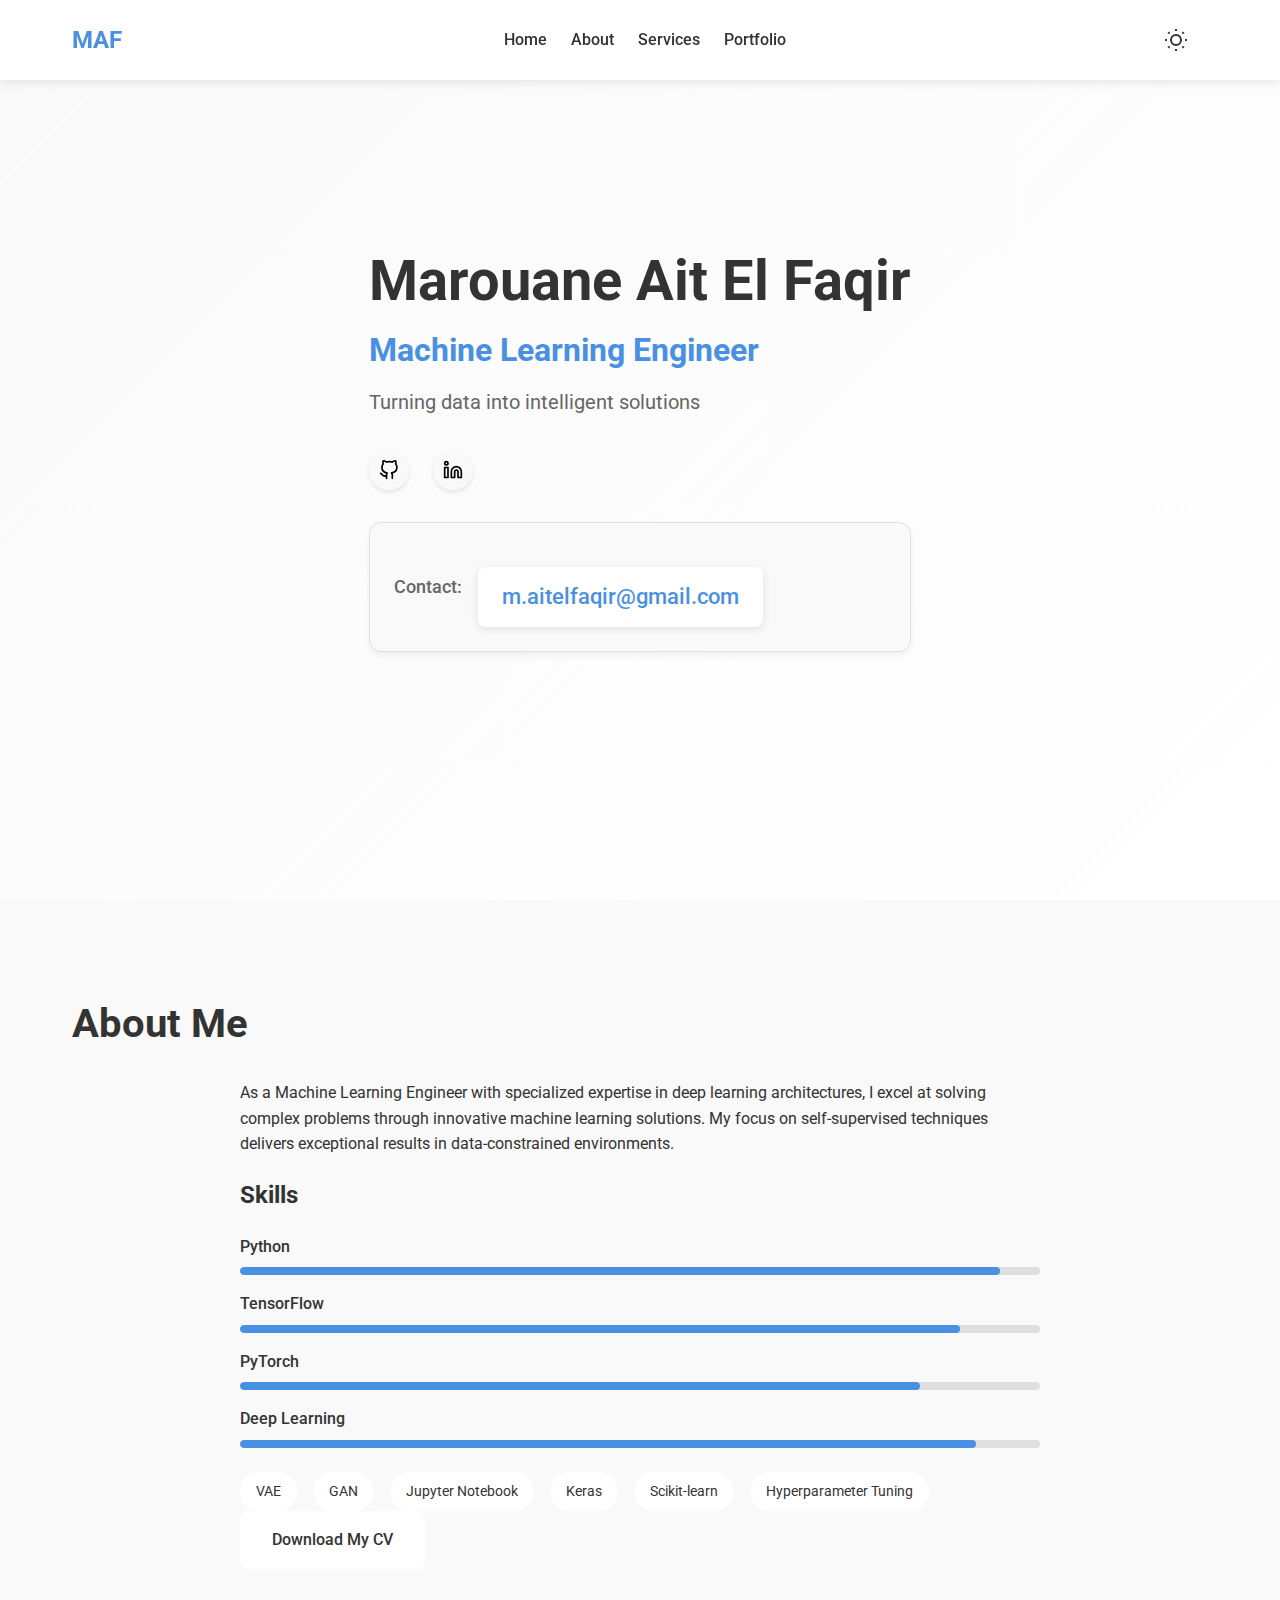
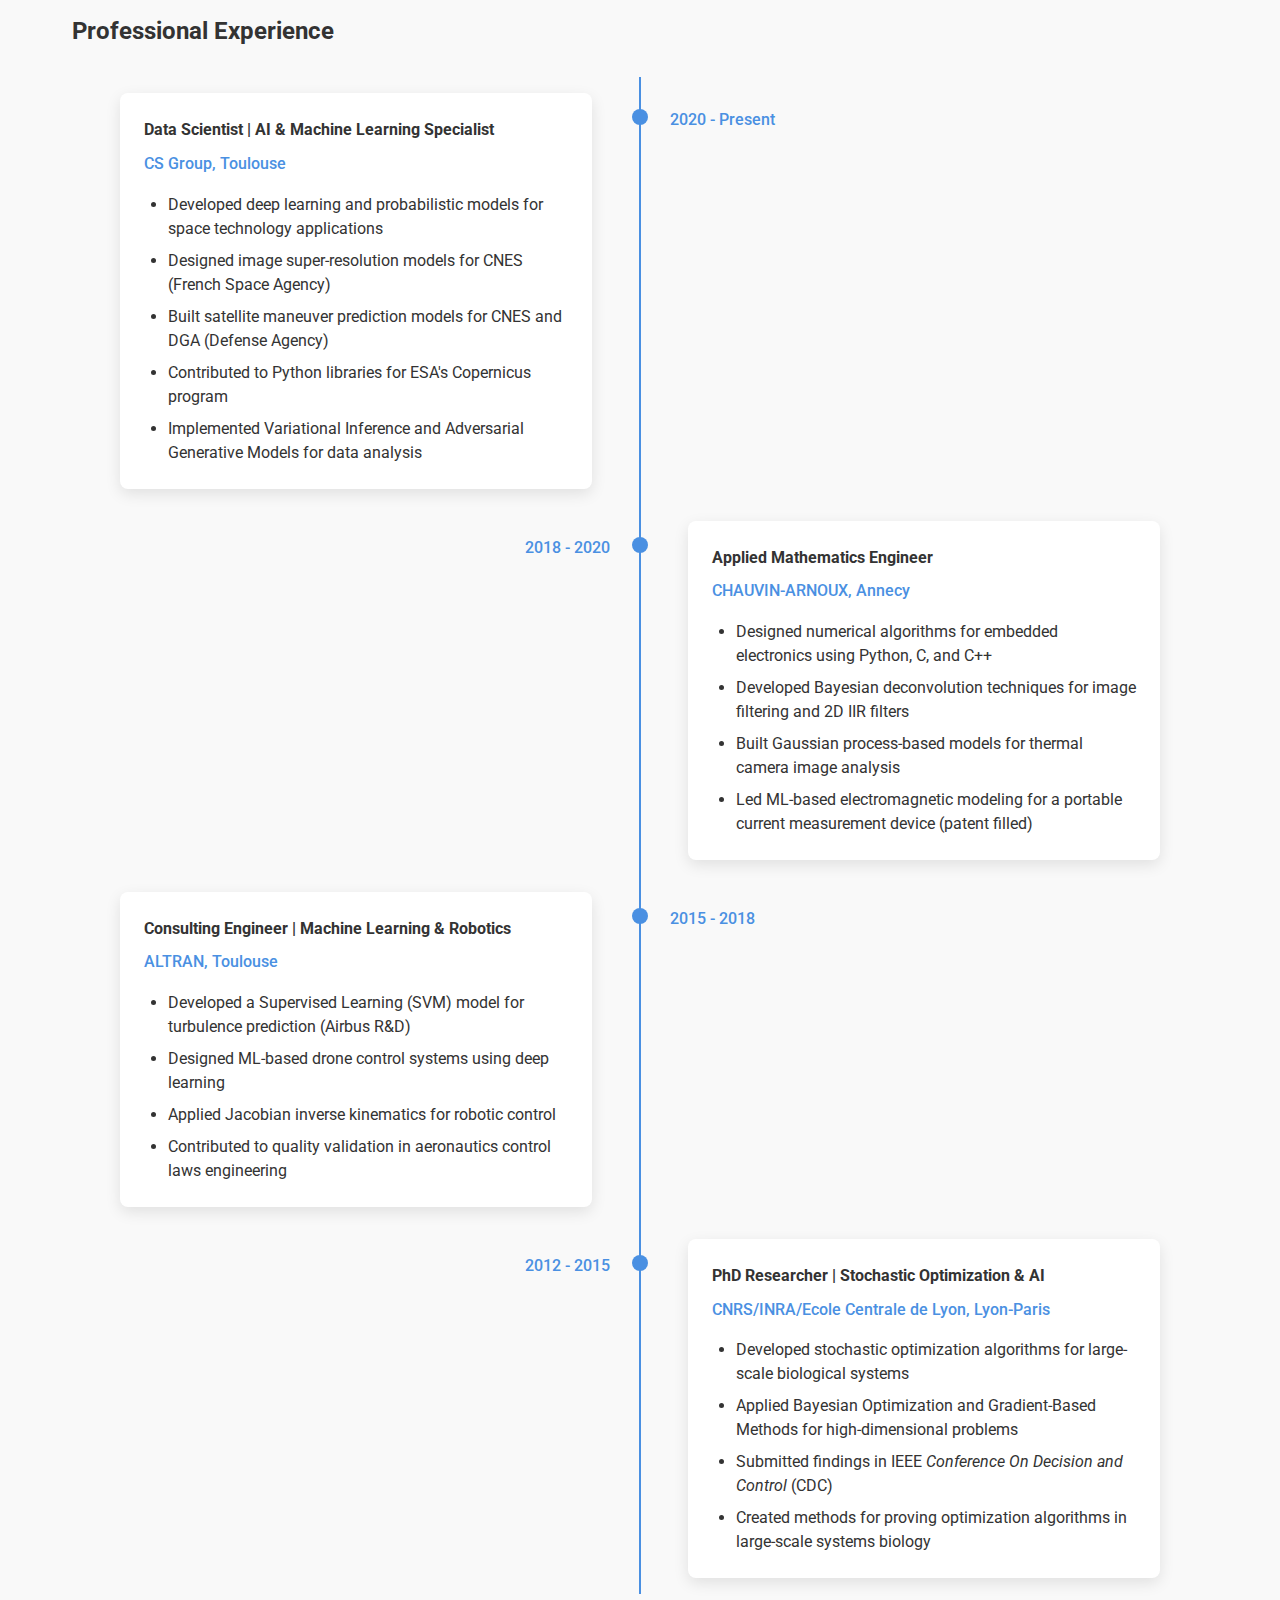
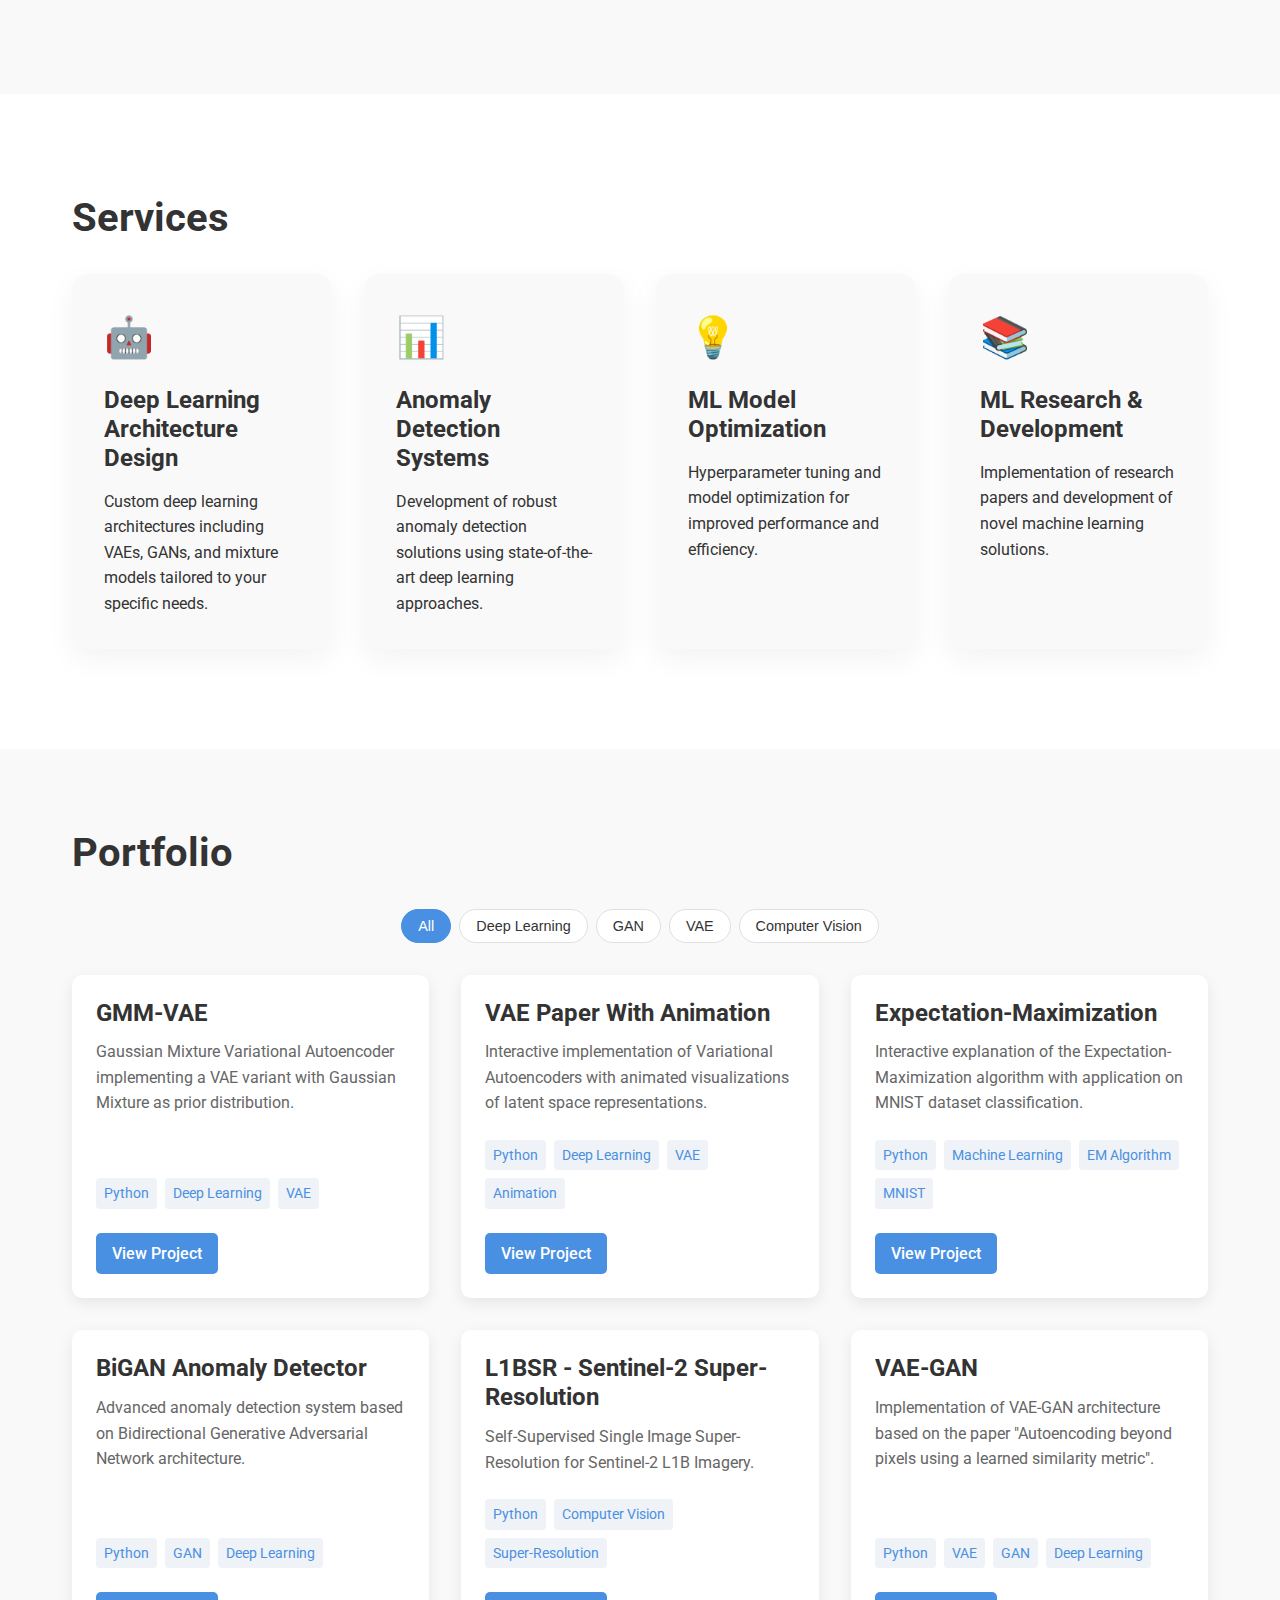
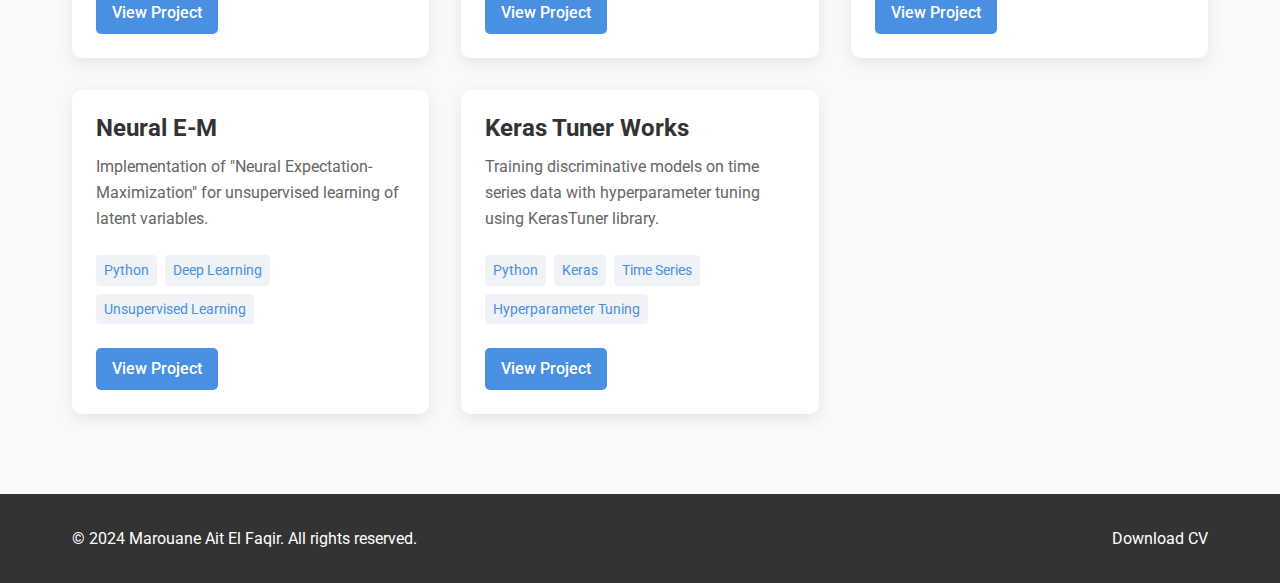
<file: index.html>
<!DOCTYPE html>
<html lang="en">
<head>
    <meta charset="UTF-8">
    <meta name="viewport" content="width=device-width, initial-scale=1.0">
    <title>Marouane Ait El Faqir - Machine Learning Engineer</title>
    <meta name="description" content="Marouane Ait El Faqir - Machine Learning Engineer specializing in deep learning architectures, VAE, GAN, and anomaly detection">
    <meta name="keywords" content="Machine Learning, Deep Learning, VAE, GAN, Python, TensorFlow, PyTorch">
    <meta name="author" content="Marouane Ait El Faqir">
    <meta property="og:title" content="Marouane Ait El Faqir - Machine Learning Engineer">
    <meta property="og:description" content="Specialized in deep learning architectures and self-supervised learning solutions">
    <meta property="og:type" content="website">
    <link rel="icon" href="assets/favicon.ico" type="image/x-icon">
    <link rel="shortcut icon" href="assets/favicon.ico" type="image/x-icon">
    <link rel="preconnect" href="https://fonts.googleapis.com">
    <link rel="preconnect" href="https://fonts.gstatic.com" crossorigin>
    <link href="https://fonts.googleapis.com/css2?family=Roboto:wght@300;400;500;700&display=swap" rel="stylesheet">
    <link rel="stylesheet" href="styles/main.css">
</head>
<body>
    <!-- Navigation -->
    <nav class="navbar">
        <div class="container">
            <div class="logo">MAF</div>
            <ul class="nav-links">
                <li><a href="#home">Home</a></li>
                <li><a href="#about">About</a></li>
                <li><a href="#services">Services</a></li>
                <li><a href="#portfolio">Portfolio</a></li>
            </ul>
            <div class="theme-switch">
                <input type="checkbox" id="theme-toggle">
                <label for="theme-toggle" aria-label="Toggle dark mode">
                    <svg class="sun-icon" xmlns="http://www.w3.org/2000/svg" width="24" height="24" viewBox="0 0 24 24" fill="none" stroke="currentColor" stroke-width="2">
                        <circle cx="12" cy="12" r="5"></circle>
                        <line x1="12" y1="1" x2="12" y2="3"></line>
                        <line x1="12" y1="21" x2="12" y2="23"></line>
                        <line x1="4.22" y1="4.22" x2="5.64" y2="5.64"></line>
                        <line x1="18.36" y1="18.36" x2="19.78" y2="19.78"></line>
                        <line x1="1" y1="12" x2="3" y2="12"></line>
                        <line x1="21" y1="12" x2="23" y2="12"></line>
                        <line x1="4.22" y1="19.78" x2="5.64" y2="18.36"></line>
                        <line x1="18.36" y1="5.64" x2="19.78" y2="4.22"></line>
                    </svg>
                    <svg class="moon-icon" xmlns="http://www.w3.org/2000/svg" width="24" height="24" viewBox="0 0 24 24" fill="none" stroke="currentColor" stroke-width="2">
                        <path d="M21 12.79A9 9 0 1 1 11.21 3 7 7 0 0 0 21 12.79z"></path>
                    </svg>
                </label>
            </div>
            <div class="hamburger">
                <span></span>
                <span></span>
                <span></span>
            </div>
        </div>
    </nav>

    <!-- Home Section -->
    <section id="home" class="hero">
        <div class="container">
            <div class="hero-content">
                <h1>Marouane Ait El Faqir</h1>
                <h2>Machine Learning Engineer</h2>
                <p class="tagline">Turning data into intelligent solutions</p>
                <div class="social-links">
                    <a href="https://github.com/MarouaneAEF" target="_blank" class="social-link">
                        <img src="assets/icons/github.svg" alt="GitHub" class="social-icon">
                    </a>
                    <a href="https://www.linkedin.com/in/marouane-ait-el-faqir-87938ab9/" target="_blank" class="social-link">
                        <img src="assets/icons/linkedin.svg" alt="LinkedIn" class="social-icon">
                    </a>
                </div>
                <div class="contact-info-hero">
                    <span class="contact-label">Contact:</span>
                    <p class="email-text">m.aitelfaqir@gmail.com</p>
                </div>
            </div>
        </div>
    </section>

    <!-- About Section -->
    <section id="about" class="about">
        <div class="container">
            <h2>About Me</h2>
            <div class="about-content">
                <div class="about-text">
                    <p>As a Machine Learning Engineer with specialized expertise in deep learning architectures, I excel at solving complex problems through innovative machine learning solutions. My focus on self-supervised techniques delivers exceptional results in data-constrained environments.</p>
                    <div class="skills">
                        <h3>Skills</h3>
                        <div class="skill-progress">
                            <div class="skill-item">
                                <span class="skill-name">Python</span>
                                <div class="progress-bar">
                                    <div class="progress" style="width: 95%;"></div>
                                </div>
                            </div>
                            <div class="skill-item">
                                <span class="skill-name">TensorFlow</span>
                                <div class="progress-bar">
                                    <div class="progress" style="width: 90%;"></div>
                                </div>
                            </div>
                            <div class="skill-item">
                                <span class="skill-name">PyTorch</span>
                                <div class="progress-bar">
                                    <div class="progress" style="width: 85%;"></div>
                                </div>
                            </div>
                            <div class="skill-item">
                                <span class="skill-name">Deep Learning</span>
                                <div class="progress-bar">
                                    <div class="progress" style="width: 92%;"></div>
                                </div>
                            </div>
                        </div>
                        <div class="skill-tags">
                            <span>VAE</span>
                            <span>GAN</span>
                            <span>Jupyter Notebook</span>
                            <span>Keras</span>
                            <span>Scikit-learn</span>
                            <span>Hyperparameter Tuning</span>
                        </div>
                    </div>
                    <a href="assets/cv-marouane-1741478147.pdf" class="cv-button" download="Marouane_Ait_El_Faqir_CV.pdf">Download My CV</a>
                </div>
            </div>
            
            <div class="timeline-section">
                <h3>Professional Experience</h3>
                <div class="timeline">
                    <!-- CS Group -->
                    <div class="timeline-item">
                        <div class="timeline-dot"></div>
                        <div class="timeline-date">
                            <span>2020 - Present</span>
                        </div>
                        <div class="timeline-content">
                            <h4>Data Scientist | AI & Machine Learning Specialist</h4>
                            <p class="timeline-company">CS Group, Toulouse</p>
                            <ul class="timeline-achievements">
                                <li>Developed deep learning and probabilistic models for space technology applications</li>
                                <li>Designed image super-resolution models for CNES (French Space Agency)</li>
                                <li>Built satellite maneuver prediction models for CNES and DGA (Defense Agency)</li>
                                <li>Contributed to Python libraries for ESA's Copernicus program</li>
                                <li>Implemented Variational Inference and Adversarial Generative Models for data analysis</li>
                            </ul>
                        </div>
                    </div>
                    
                    <!-- CHAUVIN-ARNOUX -->
                    <div class="timeline-item">
                        <div class="timeline-dot"></div>
                        <div class="timeline-date">
                            <span>2018 - 2020</span>
                        </div>
                        <div class="timeline-content">
                            <h4>Applied Mathematics Engineer</h4>
                            <p class="timeline-company">CHAUVIN-ARNOUX, Annecy</p>
                            <ul class="timeline-achievements">
                                <li>Designed numerical algorithms for embedded electronics using Python, C, and C++</li>
                                <li>Developed Bayesian deconvolution techniques for image filtering and 2D IIR filters</li>
                                <li>Built Gaussian process-based models for thermal camera image analysis</li>
                                <li>Led ML-based electromagnetic modeling for a portable current measurement device (patent filled)</li>
                            </ul>
                        </div>
                    </div>
                    
                    <!-- ALTRAN -->
                    <div class="timeline-item">
                        <div class="timeline-dot"></div>
                        <div class="timeline-date">
                            <span>2015 - 2018</span>
                        </div>
                        <div class="timeline-content">
                            <h4>Consulting Engineer | Machine Learning & Robotics</h4>
                            <p class="timeline-company">ALTRAN, Toulouse</p>
                            <ul class="timeline-achievements">
                                <li>Developed a Supervised Learning (SVM) model for turbulence prediction (Airbus R&D)</li>
                                <li>Designed ML-based drone control systems using deep learning</li>
                                <li>Applied Jacobian inverse kinematics for robotic control</li>
                                <li>Contributed to quality validation in aeronautics control laws engineering</li>
                            </ul>
                        </div>
                    </div>
                    
                    <!-- PhD Researcher -->
                    <div class="timeline-item">
                        <div class="timeline-dot"></div>
                        <div class="timeline-date">
                            <span>2012 - 2015</span>
                        </div>
                        <div class="timeline-content">
                            <h4>PhD Researcher | Stochastic Optimization & AI</h4>
                            <p class="timeline-company">CNRS/INRA/Ecole Centrale de Lyon, Lyon-Paris</p>
                            <ul class="timeline-achievements">
                                <li>Developed stochastic optimization algorithms for large-scale biological systems</li>
                                <li>Applied Bayesian Optimization and Gradient-Based Methods for high-dimensional problems</li>
                                <li>Submitted findings in IEEE <em>Conference On Decision and Control</em> (CDC)</li>
                                <li>Created methods for proving optimization algorithms in large-scale systems biology</li>
                            </ul>
                        </div>
                    </div>
                </div>
            </div>
        </div>
    </section>

    <!-- Services Section -->
    <section id="services" class="services">
        <div class="container">
            <h2>Services</h2>
            <div class="services-grid">
                <div class="service-card">
                    <div class="service-icon">🤖</div>
                    <h3>Deep Learning Architecture Design</h3>
                    <p>Custom deep learning architectures including VAEs, GANs, and mixture models tailored to your specific needs.</p>
                </div>
                <div class="service-card">
                    <div class="service-icon">📊</div>
                    <h3>Anomaly Detection Systems</h3>
                    <p>Development of robust anomaly detection solutions using state-of-the-art deep learning approaches.</p>
                </div>
                <div class="service-card">
                    <div class="service-icon">💡</div>
                    <h3>ML Model Optimization</h3>
                    <p>Hyperparameter tuning and model optimization for improved performance and efficiency.</p>
                </div>
                <div class="service-card">
                    <div class="service-icon">📚</div>
                    <h3>ML Research & Development</h3>
                    <p>Implementation of research papers and development of novel machine learning solutions.</p>
                </div>
            </div>
        </div>
    </section>

    <!-- Portfolio Section -->
    <section id="portfolio" class="portfolio">
        <div class="container">
            <h2>Portfolio</h2>
            
            <div class="filter-container">
                <div class="filter-buttons">
                    <button class="filter-btn active" data-filter="all">All</button>
                    <button class="filter-btn" data-filter="deep-learning">Deep Learning</button>
                    <button class="filter-btn" data-filter="gan">GAN</button>
                    <button class="filter-btn" data-filter="vae">VAE</button>
                    <button class="filter-btn" data-filter="computer-vision">Computer Vision</button>
                </div>
            </div>
            
            <div class="portfolio-grid">
                <!-- GMM-VAE -->
                <div class="portfolio-item" data-category="deep-learning vae">
                    <div class="portfolio-info">
                        <h3>GMM-VAE</h3>
                        <p>Gaussian Mixture Variational Autoencoder implementing a VAE variant with Gaussian Mixture as prior distribution.</p>
                        <div class="tech-stack">
                            <span>Python</span>
                            <span>Deep Learning</span>
                            <span>VAE</span>
                        </div>
                        <a href="https://github.com/MarouaneAEF/GMM-VAE" class="project-link">View Project</a>
                    </div>
                </div>
                
                <!-- New: VAE Paper With Animation -->
                <div class="portfolio-item" data-category="deep-learning vae">
                    <div class="portfolio-info">
                        <h3>VAE Paper With Animation</h3>
                        <p>Interactive implementation of Variational Autoencoders with animated visualizations of latent space representations.</p>
                        <div class="tech-stack">
                            <span>Python</span>
                            <span>Deep Learning</span>
                            <span>VAE</span>
                            <span>Animation</span>
                        </div>
                        <a href="https://github.com/MarouaneAEF/VAE-paper-with-animation" class="project-link">View Project</a>
                    </div>
                </div>
                
                <!-- New: Expectation-Maximization -->
                <div class="portfolio-item" data-category="deep-learning">
                    <div class="portfolio-info">
                        <h3>Expectation-Maximization</h3>
                        <p>Interactive explanation of the Expectation-Maximization algorithm with application on MNIST dataset classification.</p>
                        <div class="tech-stack">
                            <span>Python</span>
                            <span>Machine Learning</span>
                            <span>EM Algorithm</span>
                            <span>MNIST</span>
                        </div>
                        <a href="https://github.com/MarouaneAEF/Expectation-Maximization" class="project-link">View Project</a>
                    </div>
                </div>
                
                <!-- BiGAN Anomaly Detector -->
                <div class="portfolio-item" data-category="deep-learning gan">
                    <div class="portfolio-info">
                        <h3>BiGAN Anomaly Detector</h3>
                        <p>Advanced anomaly detection system based on Bidirectional Generative Adversarial Network architecture.</p>
                        <div class="tech-stack">
                            <span>Python</span>
                            <span>GAN</span>
                            <span>Deep Learning</span>
                        </div>
                        <a href="https://github.com/MarouaneAEF/BiGAN-based-Anomaly-Detector" class="project-link">View Project</a>
                    </div>
                </div>
                
                <!-- L1BSR -->
                <div class="portfolio-item" data-category="deep-learning computer-vision">
                    <div class="portfolio-info">
                        <h3>L1BSR - Sentinel-2 Super-Resolution</h3>
                        <p>Self-Supervised Single Image Super-Resolution for Sentinel-2 L1B Imagery.</p>
                        <div class="tech-stack">
                            <span>Python</span>
                            <span>Computer Vision</span>
                            <span>Super-Resolution</span>
                        </div>
                        <a href="https://github.com/MarouaneAEF/L1BSR" class="project-link">View Project</a>
                    </div>
                </div>
                
                <!-- VAE-GAN -->
                <div class="portfolio-item" data-category="deep-learning vae gan">
                    <div class="portfolio-info">
                        <h3>VAE-GAN</h3>
                        <p>Implementation of VAE-GAN architecture based on the paper "Autoencoding beyond pixels using a learned similarity metric".</p>
                        <div class="tech-stack">
                            <span>Python</span>
                            <span>VAE</span>
                            <span>GAN</span>
                            <span>Deep Learning</span>
                        </div>
                        <a href="https://github.com/MarouaneAEF/VAE-GAN" class="project-link">View Project</a>
                    </div>
                </div>
                
                <!-- Neural E-M -->
                <div class="portfolio-item" data-category="deep-learning">
                    <div class="portfolio-info">
                        <h3>Neural E-M</h3>
                        <p>Implementation of "Neural Expectation-Maximization" for unsupervised learning of latent variables.</p>
                        <div class="tech-stack">
                            <span>Python</span>
                            <span>Deep Learning</span>
                            <span>Unsupervised Learning</span>
                        </div>
                        <a href="https://github.com/MarouaneAEF/Neural-E-M-" class="project-link">View Project</a>
                    </div>
                </div>
                
                <!-- Keras Tuner Works -->
                <div class="portfolio-item" data-category="deep-learning">
                    <div class="portfolio-info">
                        <h3>Keras Tuner Works</h3>
                        <p>Training discriminative models on time series data with hyperparameter tuning using KerasTuner library.</p>
                        <div class="tech-stack">
                            <span>Python</span>
                            <span>Keras</span>
                            <span>Time Series</span>
                            <span>Hyperparameter Tuning</span>
                        </div>
                        <a href="https://github.com/MarouaneAEF/keras_tuner_works" class="project-link">View Project</a>
                    </div>
                </div>
            </div>
        </div>
    </section>

    <!-- Footer -->
    <footer class="footer">
        <div class="container">
            <div class="footer-content">
                <p>&copy; 2024 Marouane Ait El Faqir. All rights reserved.</p>
                <div class="footer-links">
                    <a href="assets/cv-marouane-1741478147.pdf" download="Marouane_Ait_El_Faqir_CV.pdf">Download CV</a>
                </div>
            </div>
        </div>
    </footer>

    <button id="scroll-to-top" class="scroll-top">↑</button>

    <script src="js/main.js"></script>
</body>
</html>
</file>
<file: styles/main.css>
/* Reset and Base Styles */
:root {
    /* Light theme (default) */
    --primary-color: #4a90e2;
    --secondary-color: #2c3e50;
    --background: #f9f9f9;
    --light-background: #ffffff;
    --text-color: #333333;
    --light-text: #666666;
    --border-color: #e0e0e0;
    --card-background: #ffffff;
    --nav-background: rgba(255, 255, 255, 0.95);
    --shadow-color: rgba(0, 0, 0, 0.1);
    --transition: all 0.3s ease;
}

[data-theme="dark"] {
    /* Dark theme */
    --primary-color: #64b5f6;
    --secondary-color: #90caf9;
    --background: #121212;
    --light-background: #1e1e1e;
    --text-color: #e0e0e0;
    --light-text: #b0b0b0;
    --border-color: #333333;
    --card-background: #1e1e1e;
    --nav-background: rgba(18, 18, 18, 0.95);
    --shadow-color: rgba(0, 0, 0, 0.3);
}

* {
    margin: 0;
    padding: 0;
    box-sizing: border-box;
}

html {
    scroll-behavior: smooth;
}

body {
    font-family: 'Roboto', sans-serif;
    line-height: 1.6;
    color: var(--text-color);
}

.container {
    max-width: 1200px;
    margin: 0 auto;
    padding: 0 2rem;
}

/* Typography */
h1, h2, h3 {
    font-weight: 700;
    line-height: 1.2;
}

h1 {
    font-size: 3.5rem;
    margin-bottom: 1rem;
}

h2 {
    font-size: 2.5rem;
    margin-bottom: 2rem;
}

h3 {
    font-size: 1.5rem;
    margin-bottom: 1rem;
}

/* Navigation */
.navbar {
    position: fixed;
    top: 0;
    left: 0;
    width: 100%;
    z-index: 1000;
    background-color: var(--nav-background);
    box-shadow: 0 2px 10px var(--shadow-color);
}

.navbar .container {
    display: flex;
    justify-content: space-between;
    align-items: center;
    height: 80px;
}

.logo {
    font-size: 1.5rem;
    font-weight: 700;
    color: var(--primary-color);
}

.nav-links {
    display: flex;
    gap: 1.5rem;
    list-style: none;
}

.nav-links a {
    color: var(--text-color);
    text-decoration: none;
    font-weight: 500;
    transition: var(--transition);
    position: relative;
}

.nav-links a:hover, .nav-links a.active {
    color: var(--primary-color);
}

.nav-links a::after {
    content: '';
    position: absolute;
    bottom: -5px;
    left: 0;
    width: 0;
    height: 2px;
    background-color: var(--primary-color);
    transition: var(--transition);
}

.nav-links a:hover::after, .nav-links a.active::after {
    width: 100%;
}

.hamburger {
    display: none;
    flex-direction: column;
    gap: 6px;
    cursor: pointer;
    z-index: 1000;
}

.hamburger span {
    width: 30px;
    height: 2px;
    background: var(--text-color);
    transition: var(--transition);
}

.hamburger.active span:nth-child(1) {
    transform: rotate(45deg) translate(5px, 5px);
}

.hamburger.active span:nth-child(2) {
    opacity: 0;
}

.hamburger.active span:nth-child(3) {
    transform: rotate(-45deg) translate(7px, -6px);
}

/* Hero Section */
.hero {
    min-height: 100vh;
    display: flex;
    align-items: center;
    background: linear-gradient(135deg, var(--background) 0%, var(--light-background) 100%);
    padding: 80px 0;
}

.hero-content {
    max-width: 800px;
    animation: fadeInUp 1s ease;
}

.hero h1 {
    color: var(--text-color);
}

.hero h2 {
    color: var(--primary-color);
    font-size: 2rem;
    margin-bottom: 1rem;
}

.tagline {
    font-size: 1.25rem;
    color: var(--light-text);
    margin-bottom: 2rem;
}

.social-links {
    display: flex;
    gap: 1.5rem;
    margin-bottom: 2rem;
}

.social-link {
    display: flex;
    align-items: center;
    justify-content: center;
    width: 40px;
    height: 40px;
    border-radius: 50%;
    background: var(--background);
    box-shadow: 0 2px 4px rgba(0, 0, 0, 0.1);
    transition: var(--transition);
}

.social-link:hover {
    transform: translateY(-2px);
    box-shadow: 0 4px 8px rgba(0, 0, 0, 0.15);
}

.social-icon {
    width: 20px;
    height: 20px;
}

.contact-info-hero {
    display: flex;
    align-items: center;
    gap: 1rem;
    padding: 1.5rem;
    background: var(--background);
    border-radius: 12px;
    box-shadow: 0 4px 6px rgba(0, 0, 0, 0.05);
    margin-top: 2rem;
    border: 1px solid var(--border-color);
}

.contact-label {
    font-weight: 500;
    color: var(--light-text);
    font-size: 1.1rem;
}

.email-text {
    font-size: 1.2rem;
    color: var(--primary-color);
    font-weight: 500;
    margin: 0;
    padding: 0;
    cursor: text;
    user-select: all;
}

/* About Section */
.about {
    padding: 100px 0;
    background: var(--background);
}

.about-content {
    max-width: 800px;
    margin: 0 auto;
}

.about-text {
    text-align: left;
}

.about-image img {
    width: 100%;
    border-radius: 16px;
    box-shadow: 0 20px 40px rgba(0, 0, 0, 0.1);
}

.skills {
    margin-top: 1.5rem;
}

.skill-progress {
    margin: 1.5rem 0;
}

.skill-item {
    margin-bottom: 1rem;
}

.skill-name {
    display: block;
    margin-bottom: 0.5rem;
    font-weight: 500;
}

.progress-bar {
    height: 8px;
    background-color: rgba(0, 0, 0, 0.1);
    border-radius: 4px;
    overflow: hidden;
}

.progress {
    height: 100%;
    background-color: var(--primary-color);
    border-radius: 4px;
    animation: progressAnimation 1.5s ease;
}

@keyframes progressAnimation {
    from { width: 0; }
}

.skill-tags {
    display: flex;
    flex-wrap: wrap;
    gap: 1rem;
    margin-top: 1rem;
}

.skill-tags span {
    padding: 0.5rem 1rem;
    background: var(--light-background);
    border-radius: 50px;
    font-size: 0.9rem;
    color: var(--text-color);
}

.cv-button {
    display: inline-block;
    padding: 1rem 2rem;
    background: var(--light-background);
    color: var(--text-color);
    text-decoration: none;
    border-radius: 8px;
    font-weight: 500;
    transition: var(--transition);
}

.cv-button:hover {
    background: var(--border-color);
}

/* Services Section */
.services {
    padding: 100px 0;
    background: var(--light-background);
}

.services-grid {
    display: grid;
    grid-template-columns: repeat(auto-fit, minmax(250px, 1fr));
    gap: 2rem;
}

.service-card {
    background: var(--background);
    padding: 2rem;
    border-radius: 16px;
    box-shadow: 0 10px 30px rgba(0, 0, 0, 0.05);
    transition: var(--transition);
    animation: fadeInUp 0.5s ease;
    animation-fill-mode: both;
}

.service-card:hover {
    transform: translateY(-5px);
}

.service-card:nth-child(1) { animation-delay: 0.1s; }
.service-card:nth-child(2) { animation-delay: 0.2s; }
.service-card:nth-child(3) { animation-delay: 0.3s; }
.service-card:nth-child(4) { animation-delay: 0.4s; }

.service-icon {
    font-size: 2.5rem;
    margin-bottom: 1rem;
}

/* Portfolio Section */
.portfolio {
    padding: 80px 0;
    background: var(--background);
}

.portfolio-grid {
    display: grid;
    grid-template-columns: repeat(auto-fill, minmax(300px, 1fr));
    gap: 2rem;
    margin-top: 2rem;
}

/* New simplified portfolio items with no image support */
.portfolio-item {
    background: var(--card-background);
    border-radius: 10px;
    box-shadow: 0 5px 15px rgba(0, 0, 0, 0.08);
    transition: transform 0.3s ease, box-shadow 0.3s ease;
    animation: fadeInUp 0.5s ease;
    animation-fill-mode: both;
    height: 100%;
    display: flex;
    flex-direction: column;
}

.portfolio-item:hover {
    transform: translateY(-5px);
    box-shadow: 0 8px 25px rgba(0, 0, 0, 0.15);
}

/* Animation delays */
.portfolio-item:nth-child(1) { animation-delay: 0.1s; }
.portfolio-item:nth-child(2) { animation-delay: 0.2s; }
.portfolio-item:nth-child(3) { animation-delay: 0.3s; }
.portfolio-item:nth-child(4) { animation-delay: 0.4s; }
.portfolio-item:nth-child(5) { animation-delay: 0.5s; }
.portfolio-item:nth-child(6) { animation-delay: 0.6s; }

.portfolio-info {
    padding: 1.5rem;
    flex-grow: 1;
    display: flex;
    flex-direction: column;
}

.portfolio-info h3 {
    margin-bottom: 0.75rem;
    color: var(--text-color);
}

.portfolio-info p {
    color: var(--light-text);
    margin-bottom: 1.5rem;
    flex-grow: 1;
}

.tech-stack {
    display: flex;
    flex-wrap: wrap;
    gap: 0.5rem;
    margin-bottom: 1.5rem;
}

.tech-stack span {
    background: rgba(99, 130, 165, 0.1);
    color: var(--primary-color);
    padding: 0.25rem 0.5rem;
    border-radius: 4px;
    font-size: 0.875rem;
}

.project-link {
    display: inline-block;
    color: white;
    background: var(--primary-color);
    padding: 0.5rem 1rem;
    border-radius: 5px;
    text-decoration: none;
    font-weight: 500;
    transition: background 0.3s ease;
    text-align: center;
    align-self: flex-start;
}

.project-link:hover {
    background: var(--secondary-color);
}

/* Contact Section */
.contact {
    padding: 100px 0;
    background: var(--light-background);
}

.contact-content {
    max-width: 800px;
    margin: 0 auto;
    text-align: center;
}

.contact-info {
    padding: 2rem;
    background: var(--background);
    border-radius: 16px;
    box-shadow: 0 10px 30px rgba(0, 0, 0, 0.05);
}

.contact-details {
    margin-top: 2rem;
}

.email-contact {
    font-size: 1.2rem;
}

.contact-details a {
    color: var(--primary-color);
    text-decoration: none;
    transition: var(--transition);
}

.contact-details a:hover {
    color: var(--secondary-color);
}

.email-text {
    font-size: 1.4rem;
    color: var(--primary-color);
    padding: 12px 24px;
    margin-top: 20px;
    background-color: var(--light-background);
    border-radius: 8px;
    display: inline-block;
    cursor: text;
    user-select: all;
    font-weight: 500;
    box-shadow: 0 2px 8px rgba(0, 0, 0, 0.1);
}

/* Footer */
.footer {
    padding: 2rem 0;
    background: var(--text-color);
    color: white;
}

.footer-content {
    display: flex;
    justify-content: space-between;
    align-items: center;
}

.footer-separator {
    margin: 0 1rem;
    color: rgba(255, 255, 255, 0.5);
}

.footer-links {
    display: flex;
    align-items: center;
}

.footer-links a {
    color: white;
    text-decoration: none;
    transition: var(--transition);
}

.footer-links a:hover {
    color: var(--primary-color);
}

/* Animations */
@keyframes fadeInUp {
    from {
        opacity: 0;
        transform: translateY(20px);
    }
    to {
        opacity: 1;
        transform: translateY(0);
    }
}

/* Scroll to top button */
.scroll-top {
    position: fixed;
    bottom: 2rem;
    right: 2rem;
    background: var(--primary-color);
    color: white;
    width: 40px;
    height: 40px;
    border-radius: 50%;
    border: none;
    cursor: pointer;
    opacity: 0;
    transition: var(--transition);
    z-index: 1000;
    font-size: 20px;
    display: flex;
    align-items: center;
    justify-content: center;
    box-shadow: 0 2px 10px rgba(0, 0, 0, 0.2);
}

.scroll-top.visible {
    opacity: 1;
}

.scroll-top:hover {
    background: var(--secondary-color);
    transform: translateY(-3px);
}

/* Responsive Design */
@media (max-width: 768px) {
    h1 {
        font-size: 2.5rem;
    }
    
    h2 {
        font-size: 1.8rem;
    }
    
    .nav-links {
        display: none;
        position: fixed;
        top: 0;
        left: 0;
        right: 0;
        bottom: 0;
        background: var(--background);
        flex-direction: column;
        justify-content: center;
        align-items: center;
        z-index: 100;
        padding: 2rem;
        gap: 2rem;
    }
    
    .nav-links.active {
        display: flex;
    }
    
    .nav-links a {
        font-size: 1.5rem;
    }
    
    .hamburger {
        display: flex;
    }
    
    .about-content,
    .services-grid,
    .portfolio-grid {
        grid-template-columns: 1fr;
    }
    
    .about-image {
        margin-top: 2rem;
    }
    
    .contact-info-hero {
        flex-direction: column;
        align-items: flex-start;
        padding: 1rem;
    }
    
    .social-links {
        margin-bottom: 1.5rem;
    }
}

@media (max-width: 480px) {
    .container {
        padding: 0 1rem;
    }
    
    h1 {
        font-size: 2rem;
    }
    
    h2 {
        font-size: 1.5rem;
    }
    
    .services-grid,
    .portfolio-grid {
        gap: 1rem;
    }
    
    .footer-content {
        flex-direction: column;
        gap: 1rem;
        text-align: center;
    }
    
    .footer-links {
        justify-content: center;
    }
    
    .hero {
        padding: 60px 0;
    }
    
    .scroll-top {
        bottom: 1rem;
        right: 1rem;
    }
    
    .skill-tags {
        flex-wrap: wrap;
    }
}

/* Theme Switch */
.theme-switch {
    margin-right: 1.5rem;
    display: flex;
    align-items: center;
}

.theme-switch input {
    opacity: 0;
    position: absolute;
}

.theme-switch label {
    cursor: pointer;
    padding: 0.5rem;
    border-radius: 50%;
    display: flex;
    align-items: center;
    justify-content: center;
    transition: background-color 0.3s ease;
}

.theme-switch label:hover {
    background-color: rgba(0, 0, 0, 0.05);
}

[data-theme="dark"] .theme-switch label:hover {
    background-color: rgba(255, 255, 255, 0.1);
}

.theme-switch .sun-icon,
.theme-switch .moon-icon {
    height: 24px;
    width: 24px;
    stroke: var(--text-color);
    transition: transform 0.5s ease, opacity 0.3s ease;
}

.theme-switch .sun-icon {
    opacity: 1;
    position: absolute;
}

.theme-switch .moon-icon {
    opacity: 0;
    position: absolute;
    transform: translateY(20px);
}

[data-theme="dark"] .theme-switch .sun-icon {
    opacity: 0;
    transform: translateY(-20px);
}

[data-theme="dark"] .theme-switch .moon-icon {
    opacity: 1;
    transform: translateY(0);
}

/* Timeline Section */
.timeline-section {
    margin-top: 3rem;
}

.timeline-section h3 {
    margin-bottom: 2rem;
    color: var(--text-color);
}

.timeline {
    position: relative;
    max-width: 1200px;
    margin: 0 auto;
}

.timeline:before {
    content: '';
    position: absolute;
    left: 50%;
    width: 2px;
    height: 100%;
    background: var(--primary-color);
    transform: translateX(-50%);
}

.timeline-item {
    padding: 1rem 3rem;
    position: relative;
    width: 50%;
    animation: fadeInUp 0.5s ease;
    animation-fill-mode: both;
}

.timeline-item:nth-child(odd) {
    left: 0;
}

.timeline-item:nth-child(even) {
    left: 50%;
}

.timeline-item:nth-child(1) {
    animation-delay: 0.1s;
}

.timeline-item:nth-child(2) {
    animation-delay: 0.2s;
}

.timeline-item:nth-child(3) {
    animation-delay: 0.3s;
}

.timeline-dot {
    width: 16px;
    height: 16px;
    background: var(--primary-color);
    border-radius: 50%;
    position: absolute;
    right: -8px;
    top: 32px;
    z-index: 1;
}

.timeline-item:nth-child(even) .timeline-dot {
    left: -8px;
}

.timeline-date {
    position: absolute;
    right: -150px;
    top: 30px;
    width: 120px;
    text-align: left;
}

.timeline-item:nth-child(even) .timeline-date {
    left: -150px;
    text-align: right;
}

.timeline-date span {
    color: var(--primary-color);
    font-weight: 500;
}

.timeline-content {
    padding: 1.5rem;
    background: var(--card-background);
    border-radius: 8px;
    box-shadow: 0 5px 15px var(--shadow-color);
}

.timeline-content h4 {
    color: var(--text-color);
    margin-bottom: 0.5rem;
}

.timeline-company {
    color: var(--primary-color);
    font-weight: 500;
    margin-bottom: 1rem;
}

.timeline-achievements {
    list-style-type: disc;
    padding-left: 1.5rem;
    margin-top: 0.5rem;
    color: var(--text-color);
}

.timeline-achievements li {
    margin-bottom: 0.5rem;
    line-height: 1.5;
}

.timeline-achievements li:last-child {
    margin-bottom: 0;
}

@media (max-width: 768px) {
    .timeline:before {
        left: 40px;
    }
    
    .timeline-item {
        width: 100%;
        padding-left: 80px;
        padding-right: 0;
    }
    
    .timeline-item:nth-child(odd),
    .timeline-item:nth-child(even) {
        left: 0;
    }
    
    .timeline-dot {
        left: 32px;
        right: auto;
    }
    
    .timeline-date {
        position: relative;
        top: 0;
        left: 0 !important;
        right: 0 !important;
        text-align: left !important;
        margin-bottom: 0.5rem;
    }
}

/* Portfolio Filter */
.filter-container {
    margin-bottom: 2rem;
    text-align: center;
}

.filter-buttons {
    display: flex;
    justify-content: center;
    gap: 0.5rem;
    flex-wrap: wrap;
    margin-top: 1rem;
}

.filter-btn {
    padding: 0.5rem 1rem;
    background: var(--light-background);
    border: 1px solid var(--border-color);
    border-radius: 50px;
    cursor: pointer;
    font-size: 0.9rem;
    color: var(--text-color);
    transition: var(--transition);
}

.filter-btn:hover, .filter-btn.active {
    background: var(--primary-color);
    color: white;
    border-color: var(--primary-color);
}

.portfolio-item {
    opacity: 1;
    transform: scale(1);
    transition: all 0.4s ease-in-out;
}

.portfolio-item.hide {
    opacity: 0;
    transform: scale(0.8);
    width: 0;
    height: 0;
    padding: 0;
    margin: 0;
    overflow: hidden;
}
</file>
